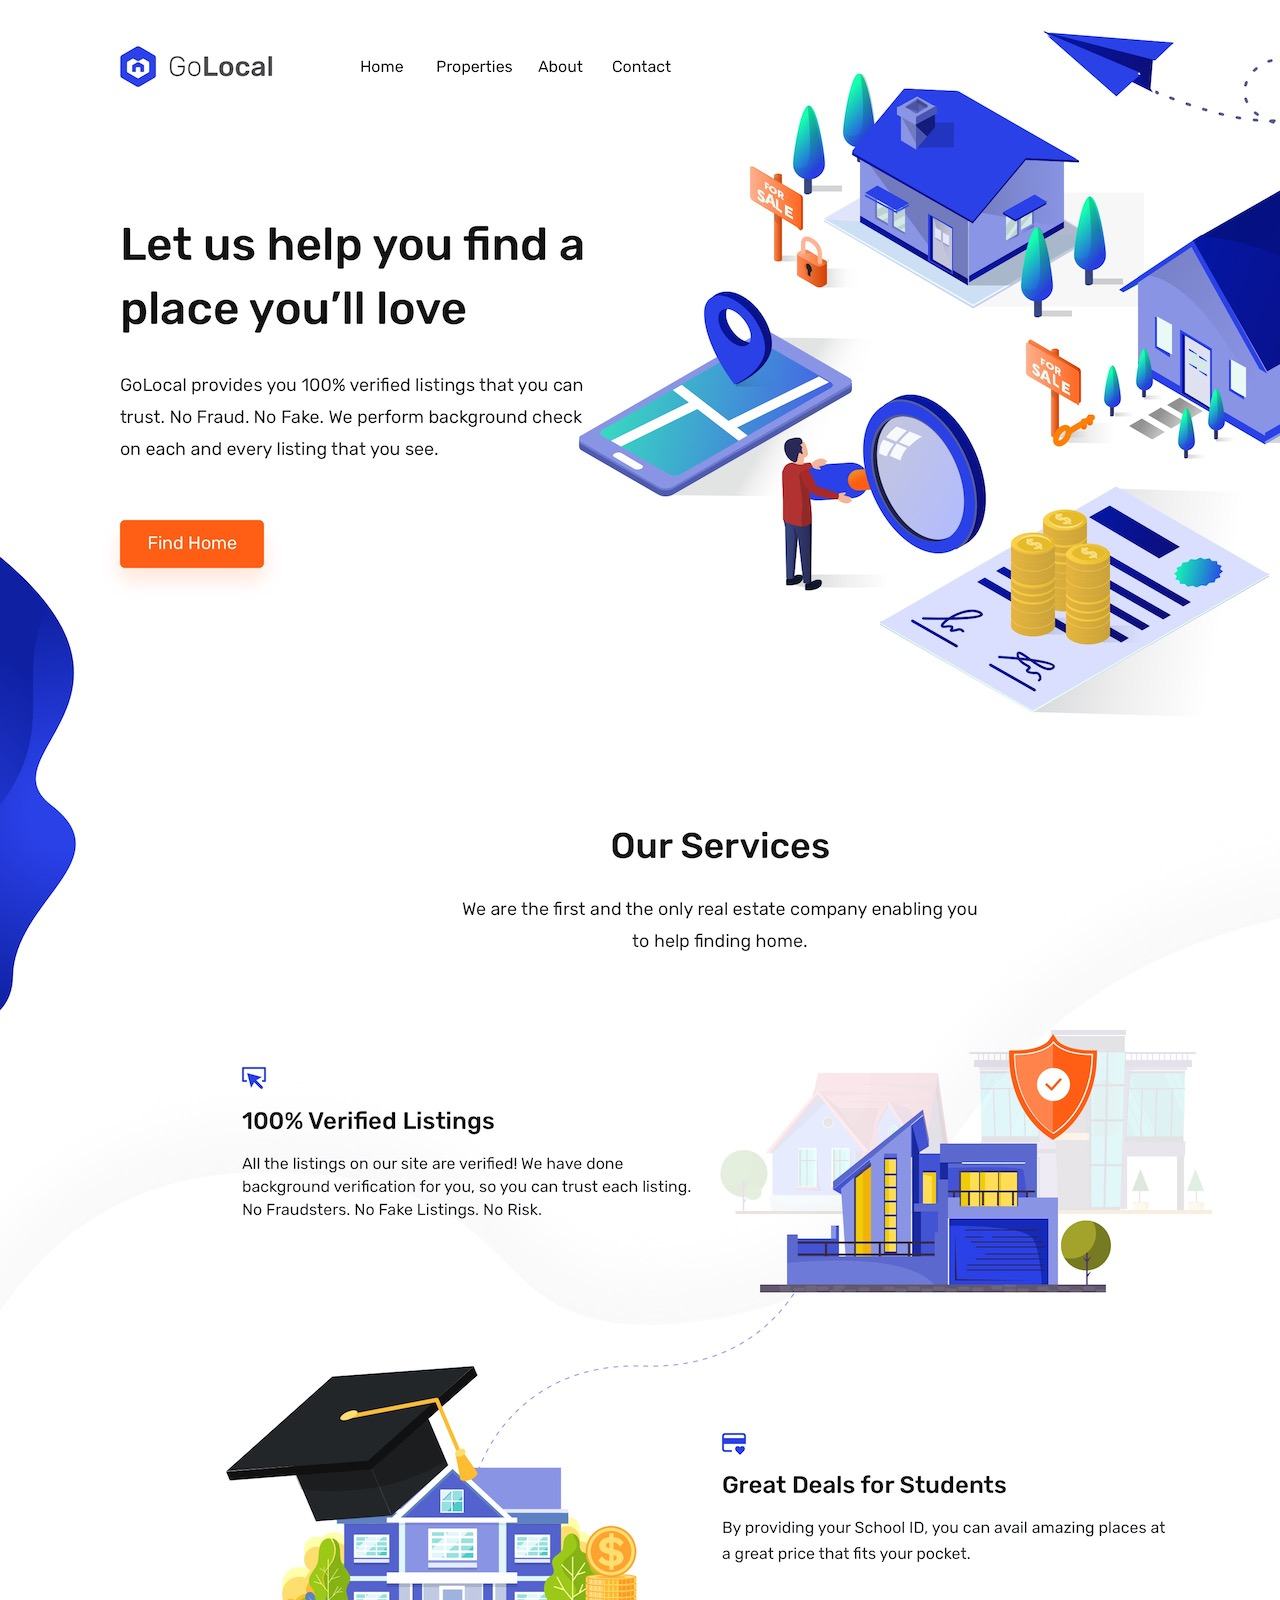
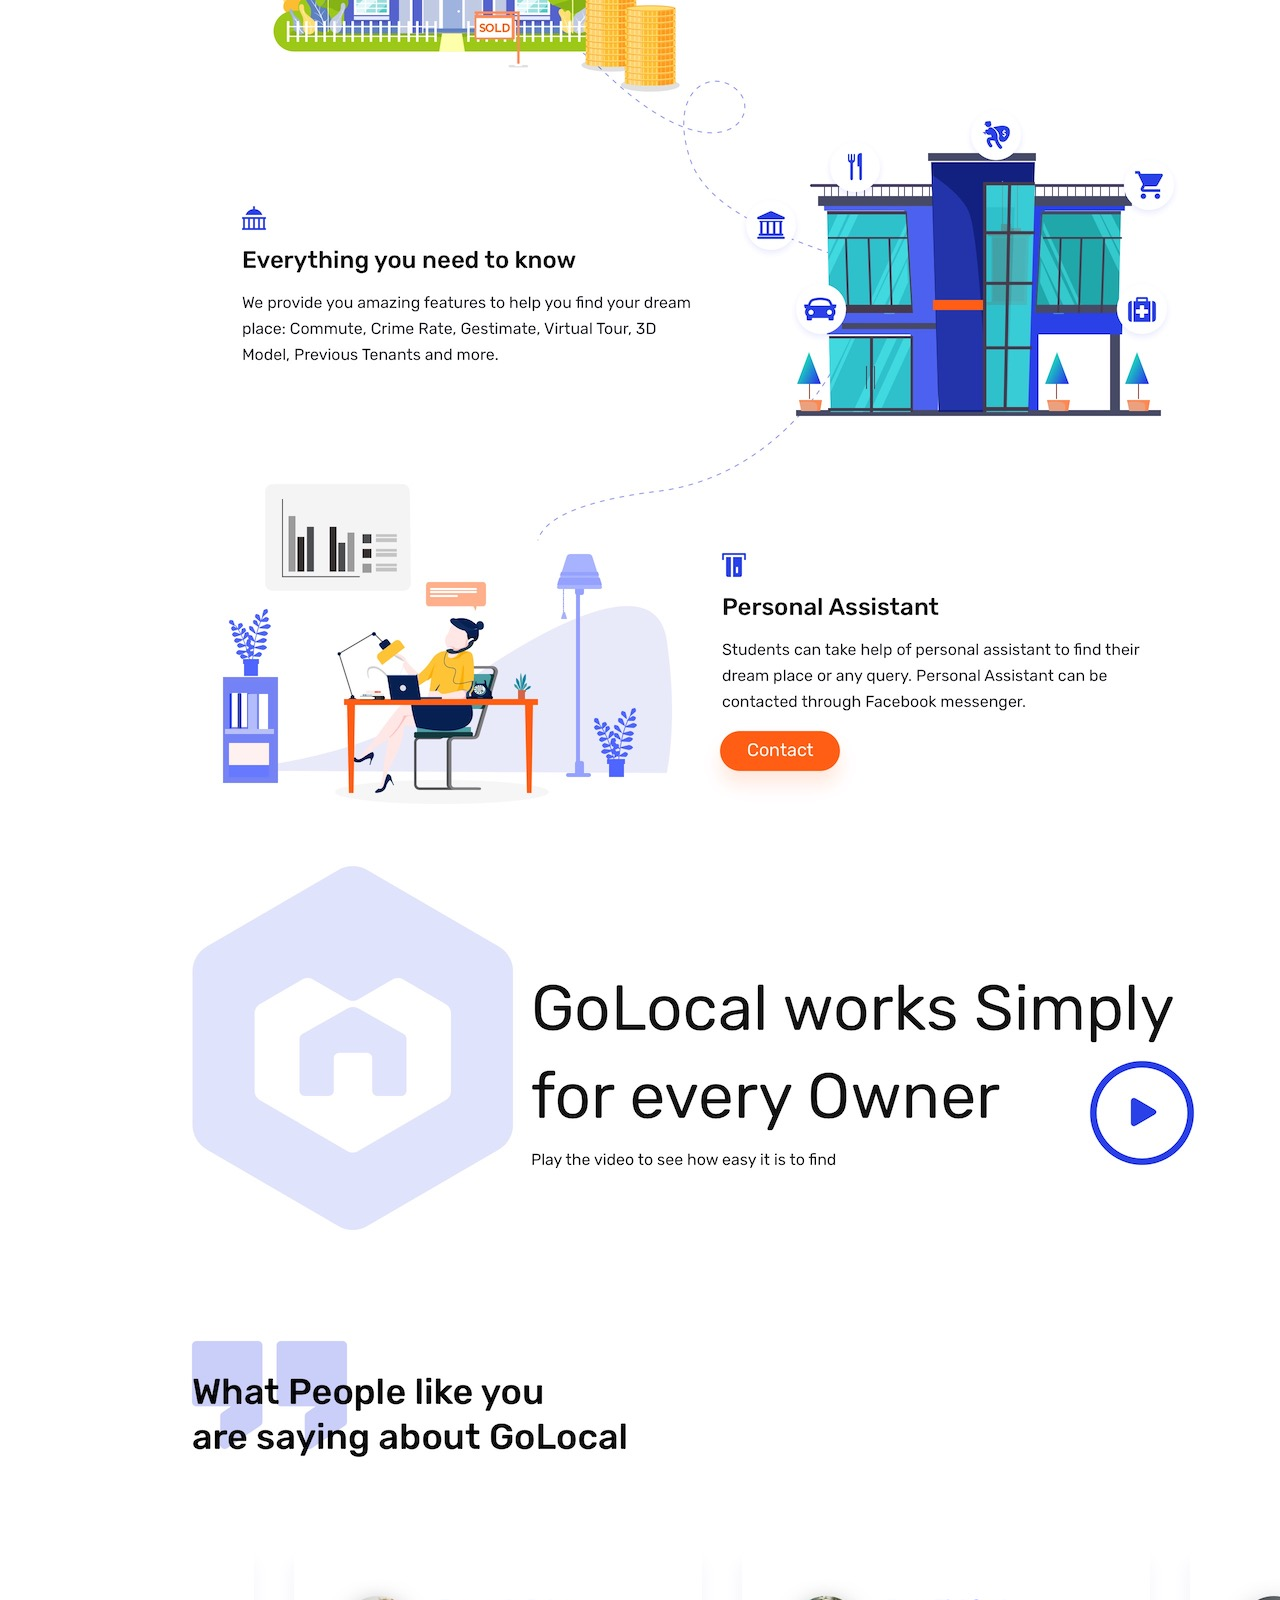
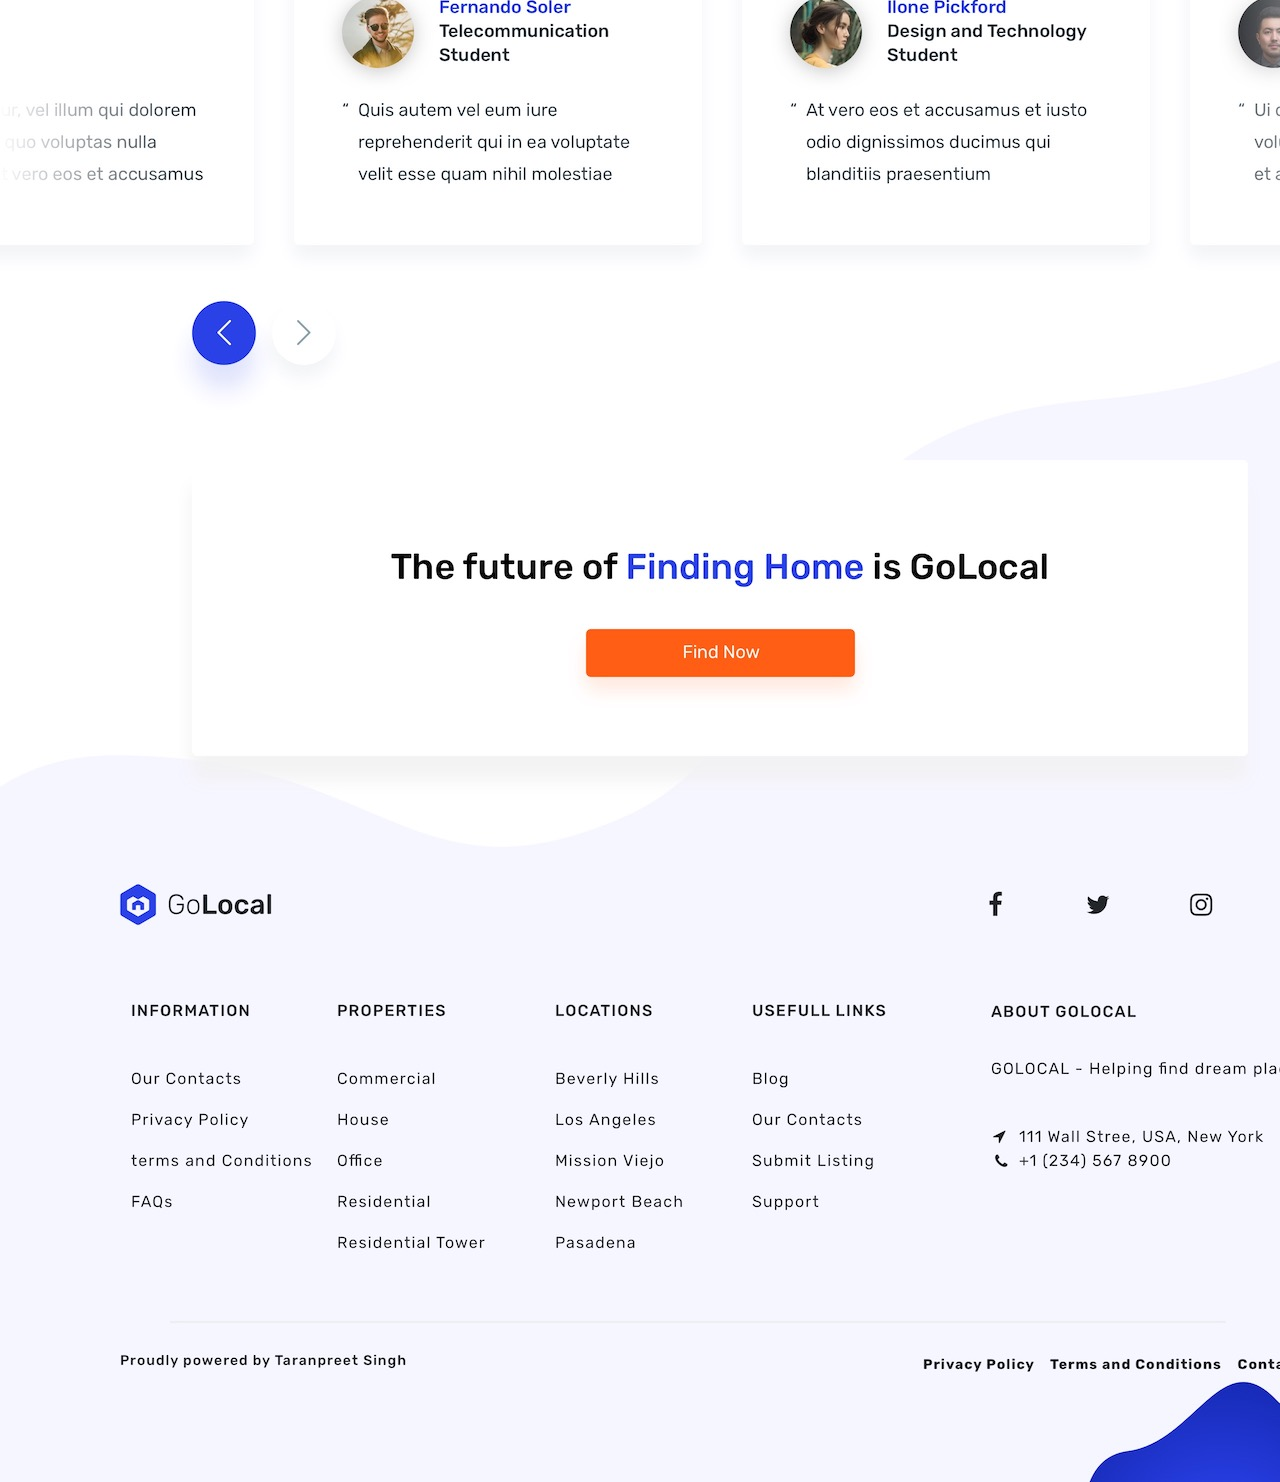
<file: index.html>
<!DOCTYPE html>
<html lang="en">
	<head>
		<meta http-equiv="Content-Type" content="text/html; charset=UTF-8">
		<meta name="viewport" content="width=device-width, initial-scale=1, shrink-to-fit=no">

		<title>GoLocal</title>

		<link rel="stylesheet" href="css/vendor.css" type="text/css" media="all">
		<link rel="icon" href="images/favicon.png">
    </head>
    <body>
        <img src="./images/landing.jpg" usemap="#buttonmap"/>
        <map name="buttonmap">
            <area shape="rect" coords="355,50,410,80" href="home.html">
            <area shape="rect" coords="430,50,520,80" href="properties.html">
            <area shape="rect" coords="530,50,600,80" href="about.html">
            <area shape="rect" coords="600,50,690,80" href="contact-us.html">
            <area shape="rect" coords="120,520,265,570" href="home.html">
            <area shape="rect" coords="585,3827,855,3880" href="home.html">
        </map>
    </body>
</html>
</file>
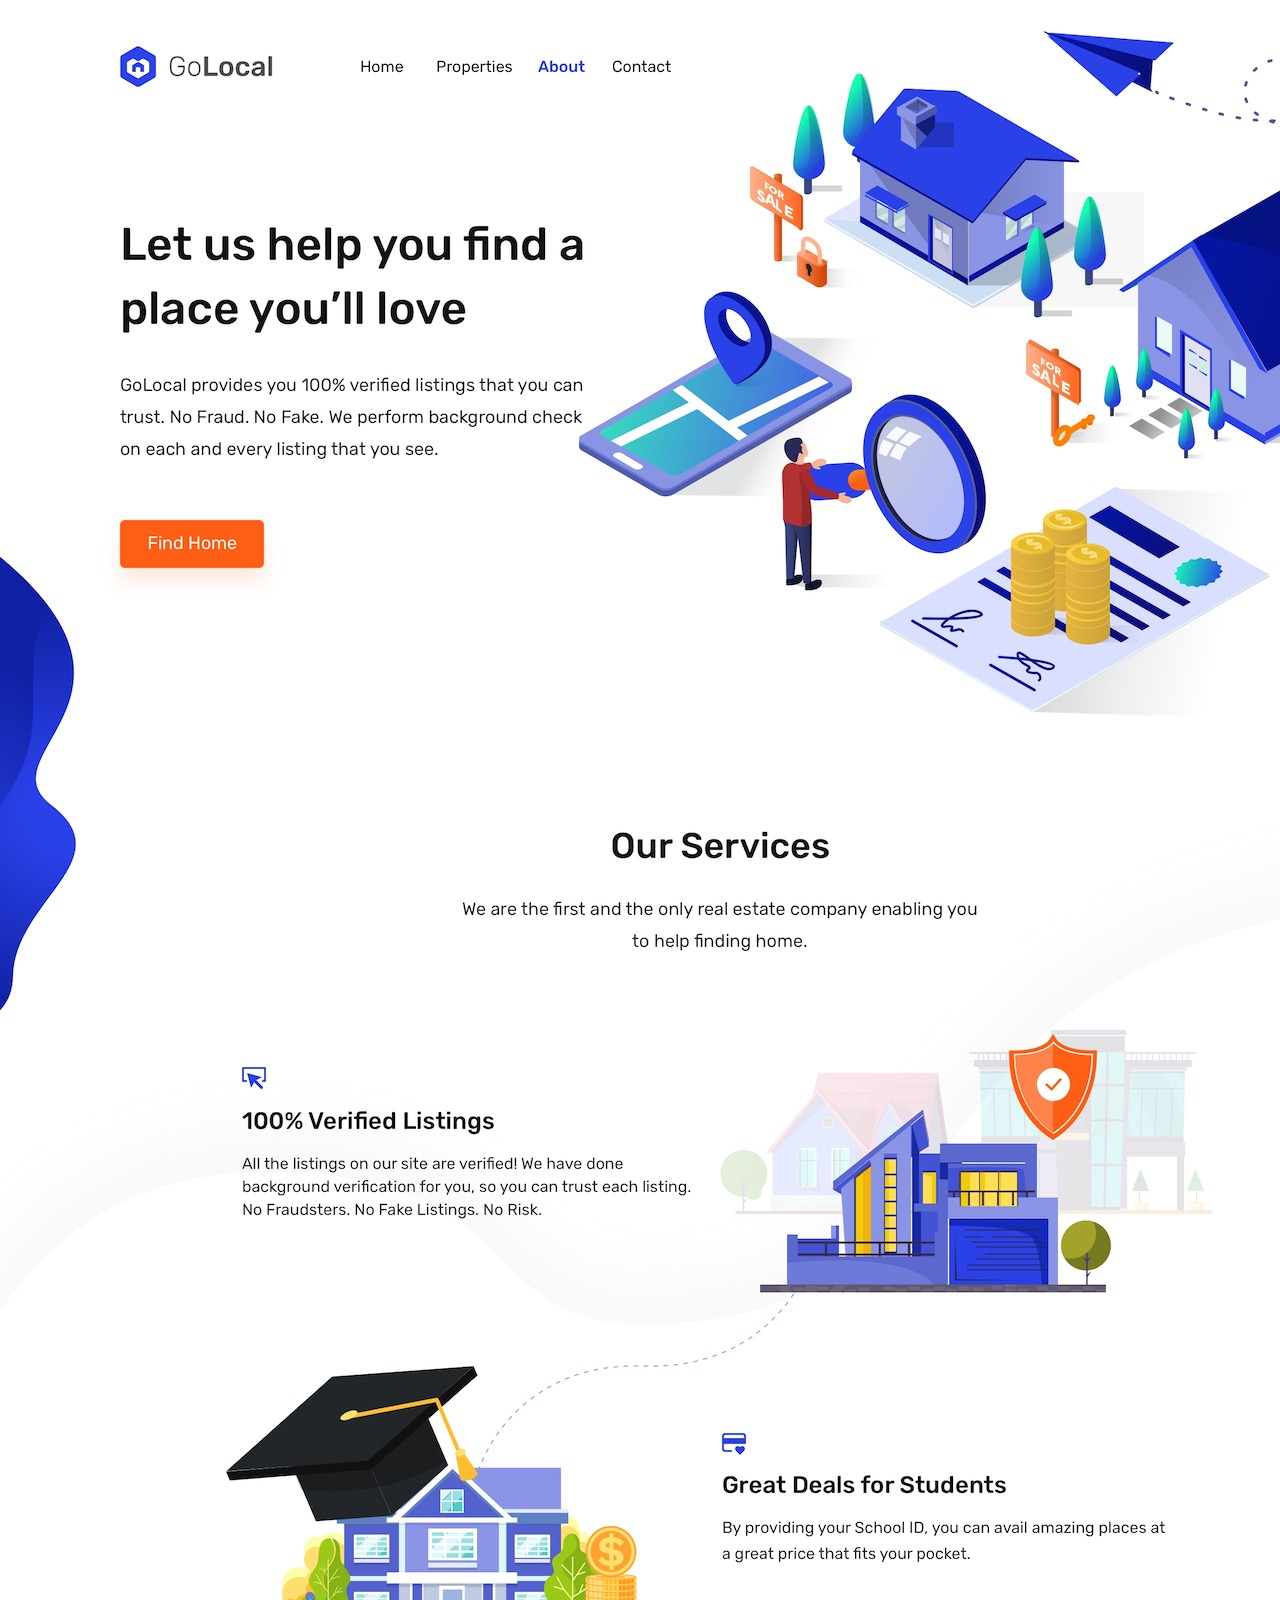
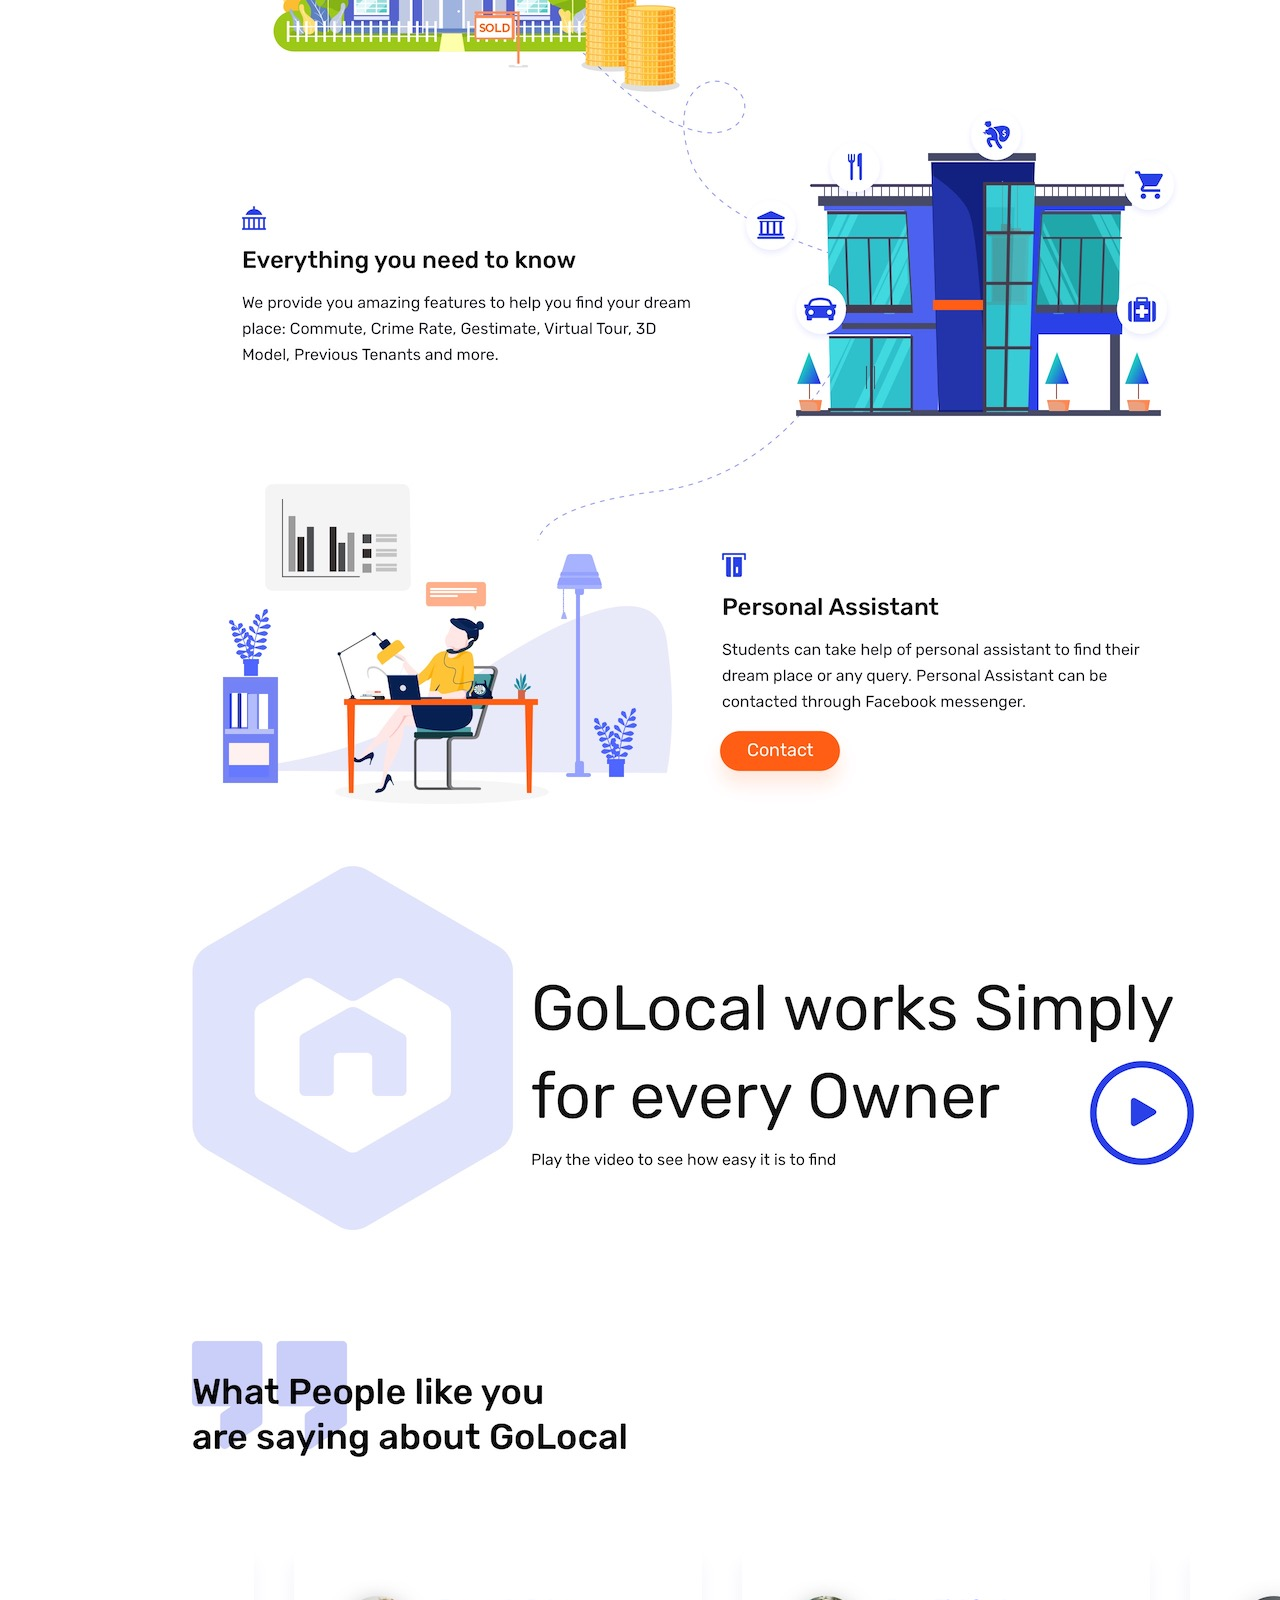
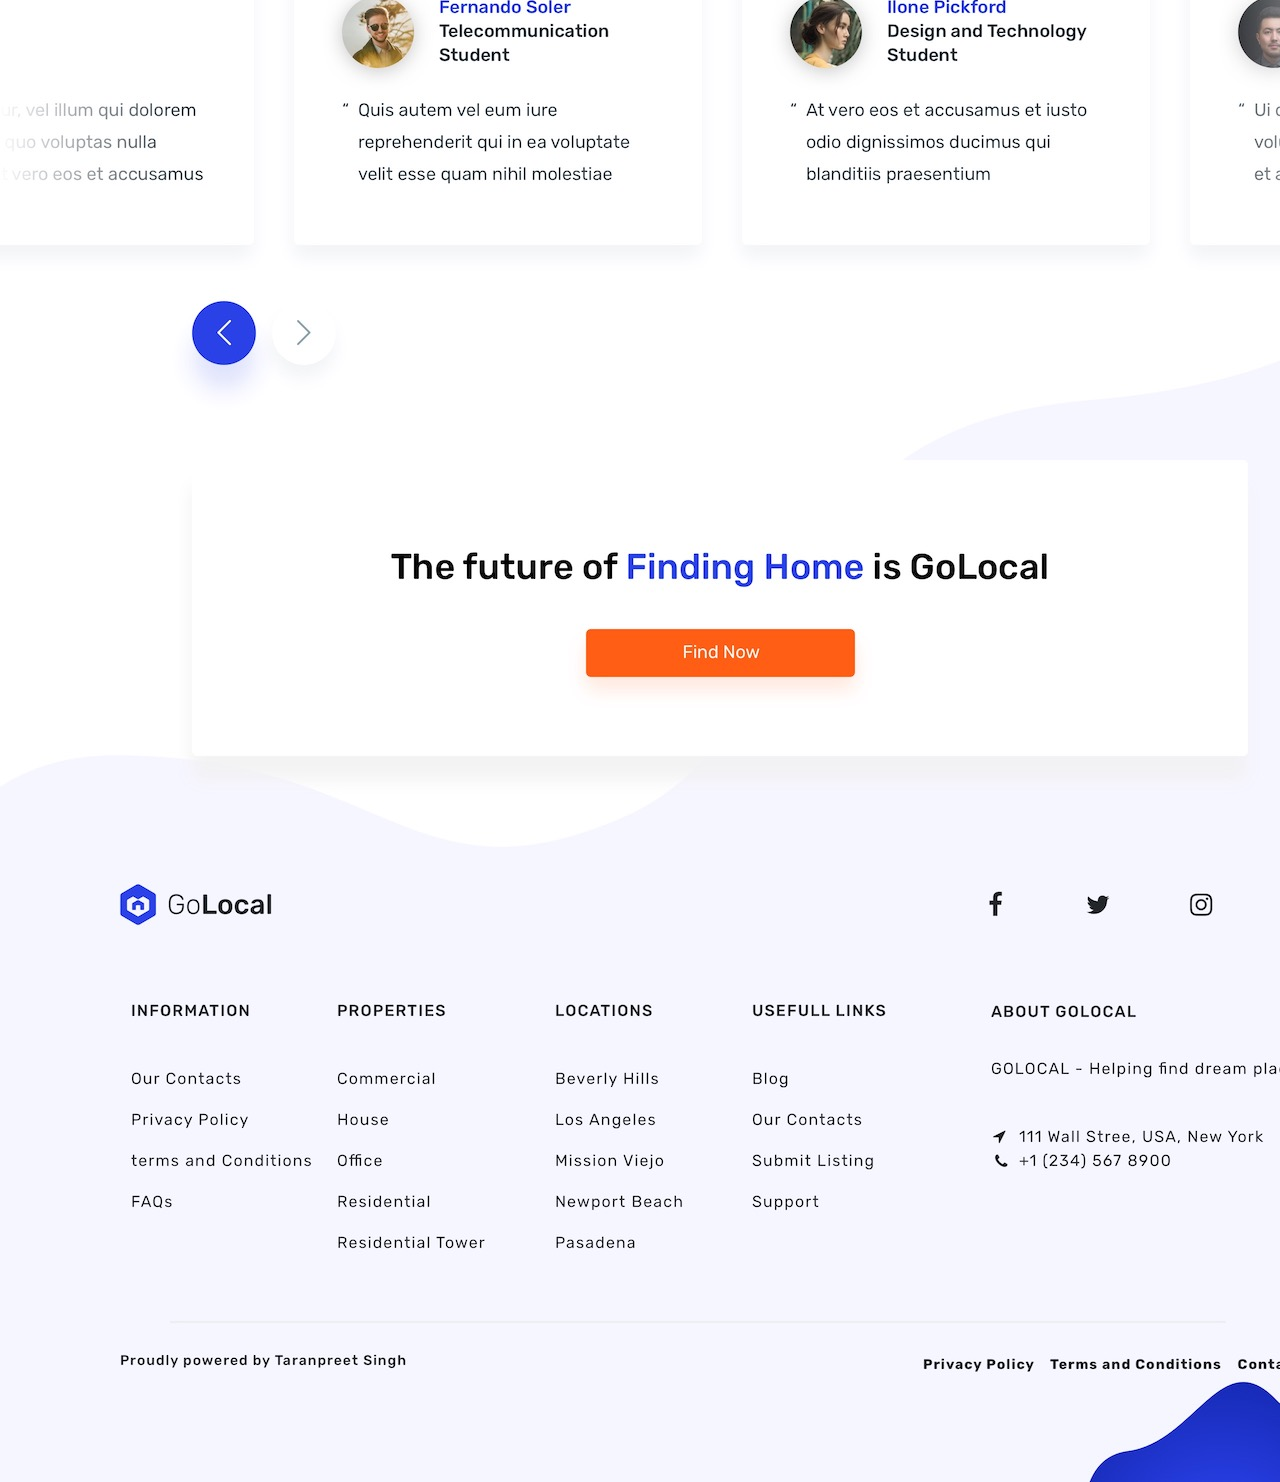
<file: about.html>
<!DOCTYPE html>
<html lang="en">
	<head>
		<meta http-equiv="Content-Type" content="text/html; charset=UTF-8">
		<meta name="viewport" content="width=device-width, initial-scale=1, shrink-to-fit=no">

		<title>GoLocal</title>

		<link rel="stylesheet" href="css/vendor.css" type="text/css" media="all">
		<link rel="icon" href="images/favicon.png">
    </head>
    <body>
        <img src="./images/about.jpg" usemap="#buttonmap"/>
        <map name="buttonmap">
            <area shape="rect" coords="355,50,410,80" href="home.html">
            <area shape="rect" coords="430,50,520,80" href="properties.html">
            <area shape="rect" coords="530,50,600,80" href="about.html">
            <area shape="rect" coords="600,50,690,80" href="contact-us.html">
            <area shape="rect" coords="120,520,265,570" href="home.html">
            <area shape="rect" coords="585,3827,855,3880" href="home.html">
        </map>
    </body>
</html>
</file>
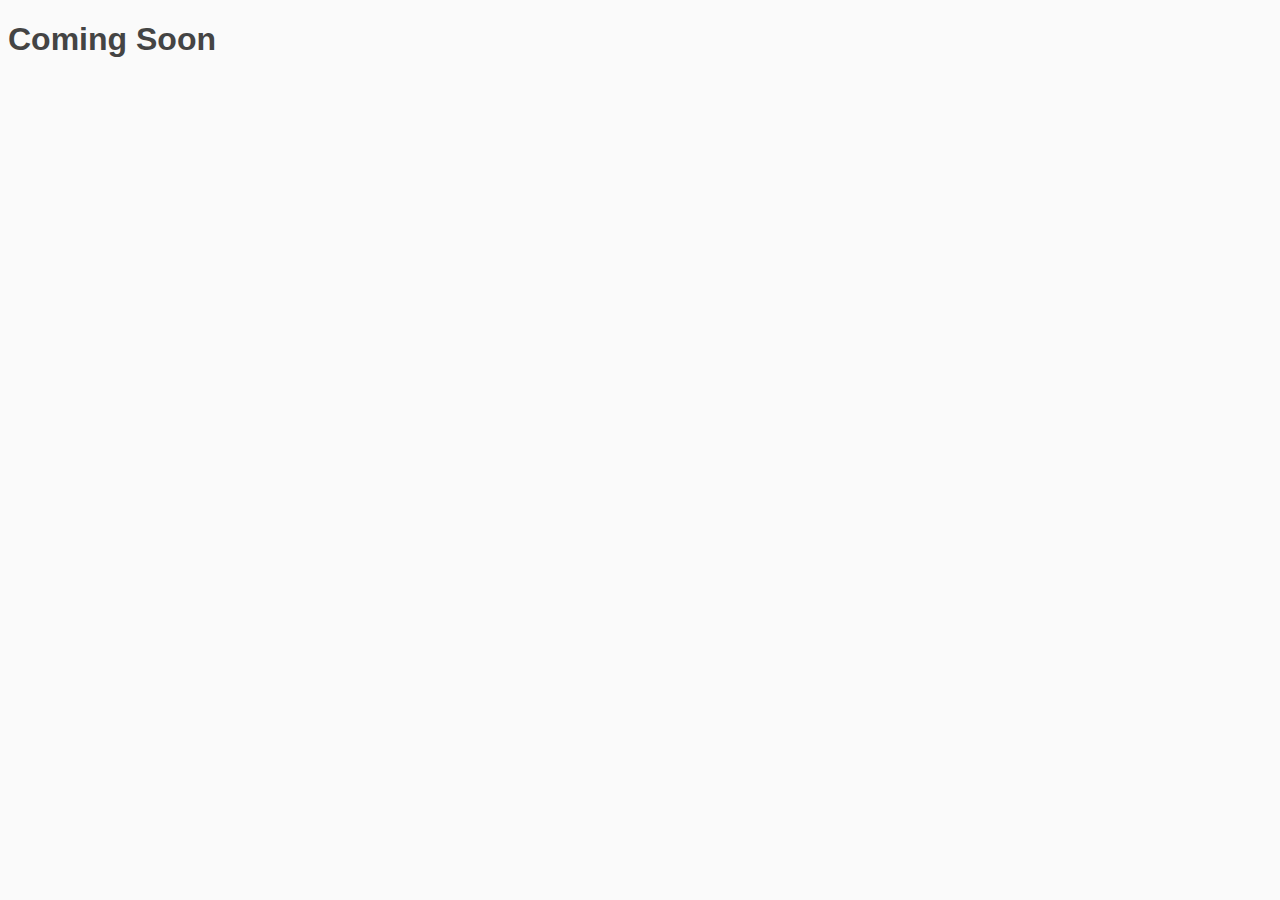
<file: css/owl.video.play.png.html>
<!DOCTYPE html>
<html class="no-js seed-csp4" lang="en">
	<head>
		<meta charset="utf-8">
		<title></title>
		
		<meta name="viewport" content="width=device-width, initial-scale=1.0">
		
		
		<!-- Bootstrap and default Style -->
<link rel="stylesheet" href="https://www.fantasythemes.net/wp-content/plugins/coming-soon/themes/default/bootstrap/css/bootstrap.min.css">
<link rel="stylesheet" href="https://www.fantasythemes.net/wp-content/plugins/coming-soon/themes/default/style.css">
<style type="text/css">/* calculated styles */

	/* Background Style */
    html{
		        	background: #fafafa;
		    }
    .seed-csp4 body{
							background: transparent;
				}
	
	
	
    /* Text Styles */
    	    .seed-csp4 body{
	        font-family: Helvetica, Arial, sans-serif	    }

	    .seed-csp4 h1, .seed-csp4 h2, .seed-csp4 h3, .seed-csp4 h4, .seed-csp4 h5, .seed-csp4 h6{
	        font-family: Helvetica, Arial, sans-serif	    }
    
    		.seed-csp4 body{
			color:#666666;
		}
    
            

    		.seed-csp4 h1, .seed-csp4 h2, .seed-csp4 h3, .seed-csp4 h4, .seed-csp4 h5, .seed-csp4 h6{
			color:#444444;
		}
    

    		.seed-csp4 a, .seed-csp4 a:visited, .seed-csp4 a:hover, .seed-csp4 a:active, .seed-csp4 a:focus{
			color:#27AE60;
		}


    
    
    
    </style>
<!-- JS -->
<script src="https://www.fantasythemes.net/wp-includes/js/jquery/jquery.js"></script>
<script src="https://www.fantasythemes.net/wp-content/plugins/coming-soon/themes/default/bootstrap/js/bootstrap.min.js"></script>

		
	</head>
<body>
<div id="seed-csp4-page">
		<div id="seed-csp4-content">
			
			<h1 id="seed-csp4-headline">Coming Soon</h1>
			
		</div><!-- / #seed-csp4-content -->


<!--[if lt IE 9]>
		<script>
		jQuery(document).ready(function($){$.supersized({slides:[ {image : ''} ]});});
		</script>
		<![endif]-->
</div>
</body>
</html>

<!-- Coming Soon Page and Maintenance Mode by SeedProd. Learn more: http://www.seedprod.com -->
</file>
